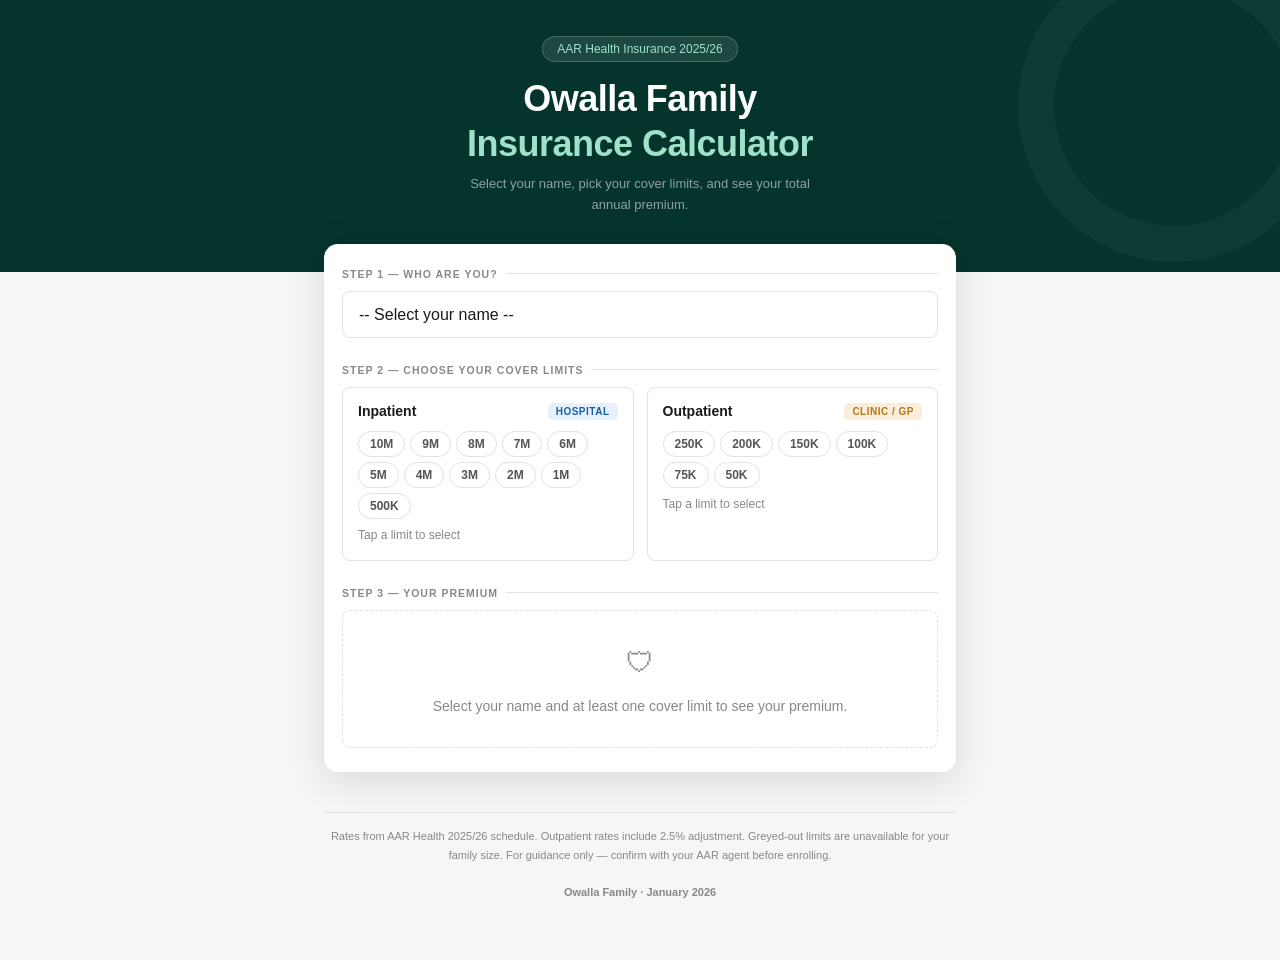
<file: index.html>
<!DOCTYPE html>
<html lang="en">
<head>
<meta charset="UTF-8">
<meta name="viewport" content="width=device-width, initial-scale=1.0, maximum-scale=1.0">
<title>Owalla Family Insurance Calculator</title>
<link rel="stylesheet" href="index.css">
</head>
<body>

<div id="wa-banner" style="background:#FEF3C7;border-bottom:2px solid #F59E0B;padding:14px 16px;text-align:center;font-family:-apple-system,BlinkMacSystemFont,sans-serif;">
  <div style="font-size:15px;font-weight:700;color:#92400E;margin-bottom:4px;">&#9888; Open in Safari to use this calculator</div>
  <div style="font-size:13px;color:#92400E;line-height:1.5;">WhatsApp blocks interactive features in HTML files.<br>Tap the <strong>share icon</strong> (&nbsp;&#8679;&nbsp;) at the top right &rarr; then tap <strong>"Open in Safari"</strong>.</div>
</div>
<div class="hero">
  <div class="hbadge">AAR Health Insurance 2025/26</div>
  <h1>Owalla Family<br><span>Insurance Calculator</span></h1>
  <p>Select your name, pick your cover limits, and see your total annual premium.</p>
</div>

<div class="wrap">
  <div class="card">
    <div class="body">

      <!-- STEP 1: Member select - all options hard-coded in HTML -->
      <div class="sec">
        <div class="lbl">Step 1 &mdash; Who are you?</div>
        <select id="ms" onchange="onMember(this.value)">
          <option value="">-- Select your name --</option>
          <option value="BILHA RISPER AKINYI">BILHA RISPER AKINYI</option>
          <option value="Benson Angienda Kowala">Benson Angienda Kowala</option>
          <option value="Billian Rachael">Billian Rachael</option>
          <option value="David Odhiambo Owalla">David Odhiambo Owalla</option>
          <option value="EMANUELLE ADHIAMBO ODHIAMBO">EMANUELLE ADHIAMBO ODHIAMBO</option>
          <option value="Elizabeth Adhiambo Owalla">Elizabeth Adhiambo Owalla</option>
          <option value="Erick Omondi">Erick Omondi</option>
          <option value="Evan Obed Munga">Evan Obed Munga</option>
          <option value="Hellen Nyakind Owala">Hellen Nyakind Owala</option>
          <option value="Job Ouma">Job Ouma</option>
          <option value="KENNAS OKEYOH OWALLAH">KENNAS OKEYOH OWALLAH</option>
          <option value="Kawaka Bill Jezreel">Kawaka Bill Jezreel</option>
          <option value="Kennedy Odongo">Kennedy Odongo</option>
          <option value="Lameck Odiwuor Kowala">Lameck Odiwuor Kowala</option>
          <option value="Mary Adoyo Owallah">Mary Adoyo Owallah</option>
          <option value="Mercy Akinyi Angienda">Mercy Akinyi Angienda</option>
          <option value="Oliver Arthur Owalla">Oliver Arthur Owalla</option>
          <option value="PEREZ ANYANGO OWALLAH">PEREZ ANYANGO OWALLAH</option>
          <option value="PHILIP OLUOCH ODIWUOR">PHILIP OLUOCH ODIWUOR</option>
          <option value="RUTH ACHIENG OWALLA">RUTH ACHIENG OWALLA</option>
          <option value="Rachel Adhiambo Odiwuor">Rachel Adhiambo Odiwuor</option>
          <option value="Salmon Ouma Okongo">Salmon Ouma Okong'o</option>
          <option value="Sharon Apiyo Ben">Sharon Apiyo Ben</option>
          <option value="VIVIANNE ADHIAMBO OUMA">VIVIANNE ADHIAMBO OUMA</option>
          <option value="Victor">Victor</option>
        </select>
        <div class="finfo" id="fi">
          <div class="ftop">
            <div class="fsize" id="fs"></div>
            <div class="fcount" id="fc"></div>
          </div>
          <div id="da"></div>
        </div>
      </div>

      <!-- STEP 2: ALL pills pre-rendered in HTML. JS only toggles .hide class -->
      <div class="sec">
        <div class="lbl">Step 2 &mdash; Choose your cover limits</div>
        <div class="cgrid">

          <!-- INPATIENT PILLS -->
          <div class="cpanel" id="ipp">
            <div class="ph"><div class="pt">Inpatient</div><div class="pb ip">HOSPITAL</div></div>
            <div class="pills">
              <!-- data-lim = limit value, data-min = min dep required, data-v = premium for each dep level M,M+1..M+6 -->
              <button class="pill" id="ip-10M" onclick="selectPill('ip',10000000,this)" data-amt-0="48851" data-amt-1="82861" data-amt-2="102305" data-amt-3="116449" data-amt-4="127791" data-amt-5="137322" data-amt-6="146852">10M</button>
              <button class="pill" id="ip-9M"  onclick="selectPill('ip',9000000,this)"  data-amt-0="47920" data-amt-1="81285" data-amt-2="100618" data-amt-3="114691" data-amt-4="125981" data-amt-5="135475" data-amt-6="144969">9M</button>
              <button class="pill" id="ip-8M"  onclick="selectPill('ip',8000000,this)"  data-amt-0="46011" data-amt-1="78053" data-amt-2="96885"  data-amt-3="110602" data-amt-4="121615" data-amt-5="130882" data-amt-6="140149">8M</button>
              <button class="pill" id="ip-7M"  onclick="selectPill('ip',7000000,this)"  data-amt-0="45646" data-amt-1="77437" data-amt-2="96371"  data-amt-3="110173" data-amt-4="121260" data-amt-5="130594" data-amt-6="139929">7M</button>
              <button class="pill" id="ip-6M"  onclick="selectPill('ip',6000000,this)"  data-amt-0="43989" data-amt-1="74628" data-amt-2="93129"  data-amt-3="106623" data-amt-4="117468" data-amt-5="126605" data-amt-6="135742">6M</button>
              <button class="pill" id="ip-5M"  onclick="selectPill('ip',5000000,this)"  data-amt-0="42458" data-amt-1="63594" data-amt-2="76924"  data-amt-3="92346"  data-amt-4="110277" data-amt-5="131218" data-amt-6="133267">5M</button>
              <button class="pill" id="ip-4M"  onclick="selectPill('ip',4000000,this)"  data-amt-0="40589" data-amt-1="63435" data-amt-2="76762"  data-amt-3="92154"  data-amt-4="110021" data-amt-5="130858" data-amt-6="137396">4M</button>
              <button class="pill" id="ip-3M"  onclick="selectPill('ip',3000000,this)"  data-amt-0="36698" data-amt-1="60216" data-amt-2="72899"  data-amt-3="87518"  data-amt-4="99709"  data-amt-5="118538" data-amt-6="129041">3M</button>
              <button class="pill" id="ip-2M"  onclick="selectPill('ip',2000000,this)"  data-amt-0="32808" data-amt-1="56996" data-amt-2="69037"  data-amt-3="82883"  data-amt-4="94399"  data-amt-5="112166" data-amt-6="126931">2M</button>
              <button class="pill" id="ip-1M"  onclick="selectPill('ip',1000000,this)"  data-amt-0="25396" data-amt-1="48998" data-amt-2="59461"  data-amt-3="71393"  data-amt-4="79538"  data-amt-5="94317"  data-amt-6="96806">1M</button>
              <button class="pill" id="ip-500K" onclick="selectPill('ip',500000,this)" data-amt-0="23429" data-amt-1="39682" data-amt-2="48253"  data-amt-3="57943"  data-amt-4="65836"  data-amt-5="77900"  data-amt-6="85122">500K</button>
            </div>
            <div class="psel" id="ipl">Tap a limit to select</div>
          </div>

          <!-- OUTPATIENT PILLS -->
          <!-- data-max = max dep supported (0=M only, 1=M+1, etc). Pills with dep > data-max get hidden -->
          <div class="cpanel" id="opp">
            <div class="ph"><div class="pt">Outpatient</div><div class="pb op">CLINIC / GP</div></div>
            <div class="pills">
              <button class="pill" id="op-250K" onclick="selectPill('op',250000,this)" data-max="6" data-amt-0="48816" data-amt-1="92493" data-amt-2="111262" data-amt-3="129466" data-amt-4="147040" data-amt-5="164259" data-amt-6="180823">250K</button>
              <button class="pill" id="op-200K" onclick="selectPill('op',200000,this)" data-max="6" data-amt-0="48446" data-amt-1="75680" data-amt-2="90816"  data-amt-3="108979" data-amt-4="130774" data-amt-5="156929" data-amt-6="188314">200K</button>
              <button class="pill" id="op-150K" onclick="selectPill('op',150000,this)" data-max="6" data-amt-0="45552" data-amt-1="68978" data-amt-2="82773"  data-amt-3="99329"  data-amt-4="119194" data-amt-5="143032" data-amt-6="150000">150K</button>
              <button class="pill" id="op-100K" onclick="selectPill('op',100000,this)" data-max="4" data-amt-0="38337" data-amt-1="58052" data-amt-2="74663"  data-amt-3="86597"  data-amt-4="99874">100K</button>
              <button class="pill" id="op-75K"  onclick="selectPill('op',75000,this)"  data-max="3" data-amt-0="33217" data-amt-1="50299" data-amt-2="62360"  data-amt-3="73932">75K</button>
              <button class="pill" id="op-50K"  onclick="selectPill('op',50000,this)"  data-max="2" data-amt-0="26431" data-amt-1="40023" data-amt-2="48029">50K</button>
            </div>
            <div class="psel" id="opl">Tap a limit to select</div>
          </div>

        </div>
      </div>

      <!-- STEP 3: Results -->
      <div class="sec" style="margin-bottom:0">
        <div class="lbl">Step 3 &mdash; Your premium</div>
        <div id="ra">
          <div class="empty"><div class="ei">&#128737;</div>Select your name and at least one cover limit to see your premium.</div>
        </div>
      </div>

    </div>
  </div>
</div>

<div class="foot">
  <p class="note">Rates from AAR Health 2025/26 schedule. Outpatient rates include 2.5% adjustment. Greyed-out limits are unavailable for your family size. For guidance only &mdash; confirm with your AAR agent before enrolling.<br><br><strong>Owalla Family &middot; January 2026</strong></p>
</div>

<script src="index.js"></script>
</body>
</html>
</file>
<file: index.css>
:root{--green:#1D9E75;--gl:#E1F5EE;--gm:#9FE1CB;--gd:#085041;--gdp:#04342C;--blue:#185FA5;--bl:#E6F1FB;--amber:#BA7517;--al:#FAEEDA;--text:#1a1a1a;--mid:#555;--muted:#888;--border:#e2e2e2;--bg:#f4f7f5;--white:#fff;--r:14px;--rs:8px;}
*{box-sizing:border-box;margin:0;padding:0;}
body{font-family:-apple-system,BlinkMacSystemFont,"Segoe UI",sans-serif;background:var(--bg);color:var(--text);min-height:100vh;}
.hero{background:var(--gdp);padding:36px 20px 56px;text-align:center;position:relative;overflow:hidden;}
.hero::before{content:'';position:absolute;top:-50px;right:-50px;width:240px;height:240px;border-radius:50%;border:36px solid rgba(255,255,255,0.04);}
.hbadge{display:inline-block;background:rgba(255,255,255,0.1);border:1px solid rgba(255,255,255,0.18);border-radius:20px;padding:5px 14px;font-size:12px;color:var(--gm);margin-bottom:14px;font-weight:500;}
.hero h1{font-size:clamp(22px,6vw,36px);font-weight:700;color:#fff;line-height:1.25;margin-bottom:8px;letter-spacing:-0.5px;}
.hero h1 span{color:var(--gm);}
.hero p{font-size:13px;color:rgba(255,255,255,0.55);max-width:380px;margin:0 auto;line-height:1.6;}
.wrap{max-width:660px;margin:-28px auto 40px;padding:0 14px;position:relative;z-index:10;}
.card{background:var(--white);border-radius:var(--r);box-shadow:0 8px 40px rgba(0,0,0,0.12);}
.body{padding:24px 18px;}
.sec{margin-bottom:26px;}
.lbl{font-size:10.5px;font-weight:700;color:var(--muted);letter-spacing:1px;text-transform:uppercase;margin-bottom:11px;display:flex;align-items:center;gap:8px;}
.lbl::after{content:'';flex:1;height:1px;background:var(--border);}
select{width:100%;padding:14px 16px;font-size:16px;font-family:inherit;font-weight:500;border:1.5px solid var(--border);border-radius:var(--rs);background:var(--white);color:var(--text);cursor:pointer;-webkit-appearance:none;appearance:none;}
select:focus{outline:none;border-color:var(--green);}

/* Family info */
.finfo{margin-top:11px;padding:13px 15px;background:var(--gl);border-radius:var(--rs);display:none;}
.finfo.on{display:block;}
.ftop{display:flex;align-items:center;justify-content:space-between;margin-bottom:7px;}
.fsize{font-size:22px;font-weight:700;color:var(--gd);}
.fcount{font-size:12px;color:var(--green);font-weight:600;background:rgba(255,255,255,0.6);padding:3px 10px;border-radius:12px;}
.dtags{display:flex;flex-wrap:wrap;gap:5px;}
.dtag{font-size:11.5px;padding:3px 9px;border-radius:5px;}
.dtag.sp{background:rgba(29,158,117,0.16);color:var(--gd);font-weight:500;}
.dtag.ch{background:rgba(255,255,255,0.8);color:var(--mid);border:1px solid rgba(0,0,0,0.08);}
.nodep{font-size:13px;color:var(--green);font-weight:500;}

/* Cover panels */
.cgrid{display:grid;grid-template-columns:1fr 1fr;gap:13px;}
@media(max-width:440px){.cgrid{grid-template-columns:1fr;}}
.cpanel{border:1.5px solid var(--border);border-radius:var(--rs);padding:15px;}
.ph{display:flex;align-items:center;justify-content:space-between;margin-bottom:11px;}
.pt{font-size:14px;font-weight:700;color:var(--text);}
.pb{font-size:10px;font-weight:700;letter-spacing:0.5px;padding:3px 8px;border-radius:5px;}
.pb.ip{background:var(--bl);color:var(--blue);}
.pb.op{background:var(--al);color:var(--amber);}
.pills{display:flex;flex-wrap:wrap;gap:5px;}

/* Pills - base style */
.pill{font-size:12px;font-weight:600;padding:6px 11px;border-radius:18px;border:1.5px solid var(--border);cursor:pointer;color:var(--mid);background:var(--white);-webkit-tap-highlight-color:transparent;touch-action:manipulation;display:inline-block;user-select:none;font-family:inherit;line-height:1;outline:none;}
.pill.aip{background:var(--blue);color:#fff;border-color:var(--blue);}
.pill.aop{background:var(--amber);color:#fff;border-color:var(--amber);}

/* Pills unavailable for this family size are hidden */
.pill.hide{display:none;}

.psel{margin-top:9px;font-size:12px;color:var(--muted);min-height:17px;}
.psel b{color:var(--text);font-weight:600;}

/* Result area */
.rcard{border-radius:var(--rs);overflow:hidden;border:1px solid var(--border);}
.rrow{display:flex;justify-content:space-between;align-items:center;padding:13px 15px;border-bottom:1px solid var(--border);background:#fafafa;}
.rrow:last-child{border-bottom:none;}
.rl{font-size:13px;color:var(--muted);}
.rv{font-size:14px;font-weight:700;}
.rv.ip{color:var(--blue);}
.rv.op{color:var(--amber);}
.rv.dim{color:#ccc;font-weight:400;font-style:italic;}
.tband{background:var(--gdp);padding:18px 16px;display:flex;justify-content:space-between;align-items:center;border-radius:0 0 var(--rs) var(--rs);}
.ttitle{font-size:12px;color:rgba(255,255,255,0.5);margin-bottom:3px;}
.tname{font-size:13px;color:rgba(255,255,255,0.8);font-weight:500;}
.tamount{font-size:clamp(19px,4.5vw,28px);font-weight:700;color:var(--gm);letter-spacing:-0.5px;white-space:nowrap;margin-left:10px;}
.mgrid{display:grid;grid-template-columns:repeat(3,1fr);gap:9px;margin-top:11px;}
@media(max-width:360px){.mgrid{grid-template-columns:1fr 1fr;}}
.mc{background:var(--white);border:1px solid var(--border);border-radius:var(--rs);padding:11px 13px;}
.ml{font-size:11px;color:var(--muted);margin-bottom:4px;font-weight:500;}
.mv{font-size:13px;font-weight:700;color:var(--text);}
.empty{text-align:center;padding:28px 16px;color:var(--muted);font-size:14px;border:1.5px dashed var(--border);border-radius:var(--rs);line-height:1.7;}
.ei{font-size:28px;margin-bottom:9px;}
.foot{max-width:660px;margin:0 auto 44px;padding:0 14px;}
.note{font-size:11px;color:var(--muted);line-height:1.7;text-align:center;padding:14px 4px;border-top:1px solid var(--border);}
</file>
